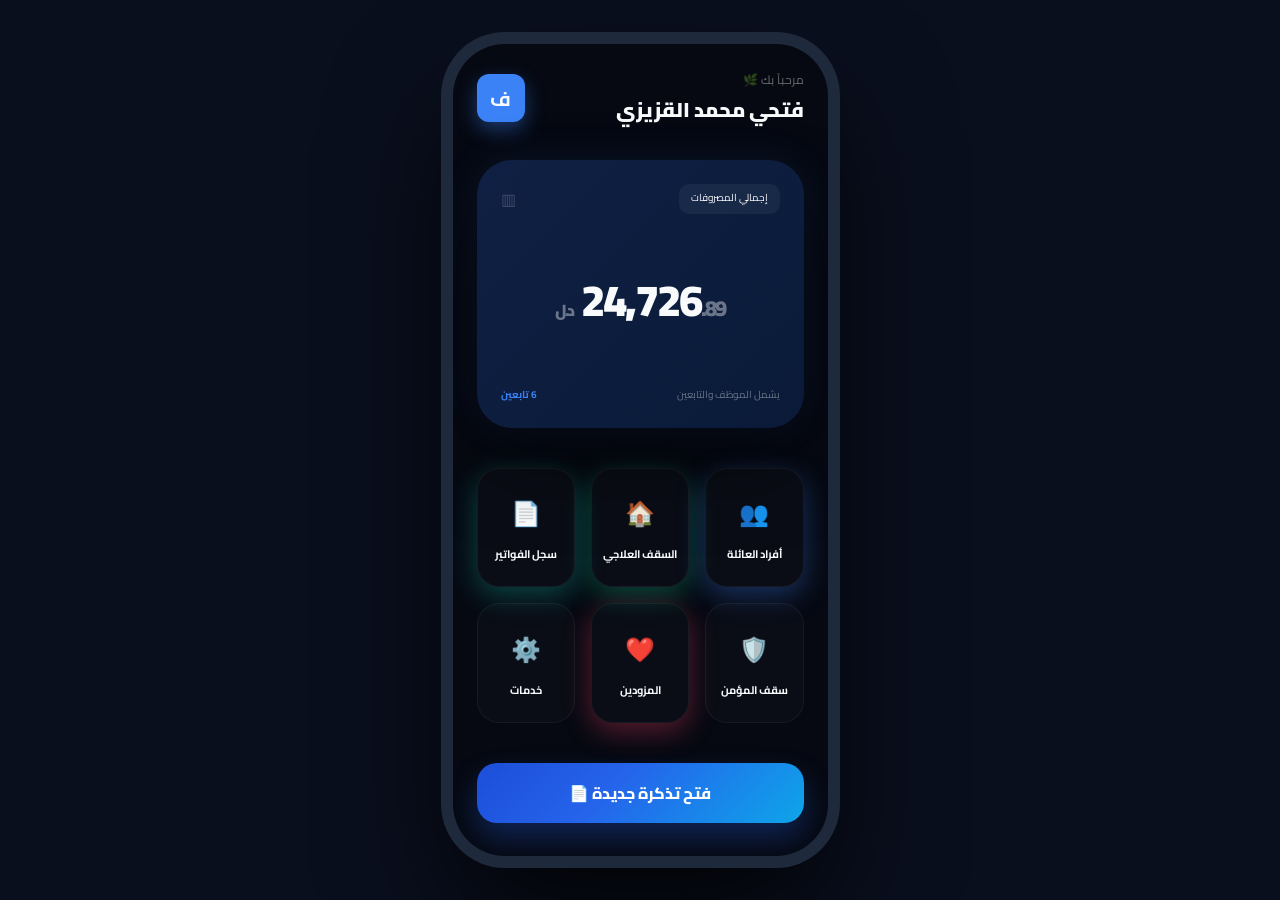
<file: design_system/index.html>
<!DOCTYPE html>
<html lang="ar" dir="rtl">
<head>
    <meta charset="UTF-8">
    <meta name="viewport" content="width=device-width, initial-scale=1.0">
    <title>Premium Health Design System - Live Preview</title>
    <link rel="stylesheet" href="style.css">
    <style>
        body {
            background: #0a0f1e;
            color: var(--text-primary);
            font-family: 'Cairo', sans-serif;
            display: flex;
            justify-content: center;
            align-items: center;
            min-height: 100vh;
            margin: 0;
        }

        .phone-mockup {
            width: 375px;
            height: 812px;
            background: var(--bg-deep);
            border-radius: var(--radius-phone);
            box-shadow: 0 0 0 12px #1e293b, 0 60px 120px rgba(0,0,0,0.8);
            position: relative;
            overflow: hidden;
            padding: 24px;
            box-sizing: border-box;
        }

        .header {
            display: flex;
            justify-content: space-between;
            align-items: center;
            margin-bottom: 32px;
            animation: riseIn 0.5s 0.1s var(--spring-curve) both;
        }

        .balance-card {
            background: var(--card-gradient);
            border-radius: 35px;
            height: 220px;
            padding: 24px;
            box-shadow: 0 40px 80px rgba(0,0,0,0.4), 0 0 40px rgba(59,130,246,0.1);
            position: relative;
            animation: riseIn 0.5s 0.2s var(--spring-curve) both;
            display: flex;
            flex-direction: column;
            justify-content: space-between;
        }

        .huge-number {
            font-size: 44px;
            font-weight: 900;
            letter-spacing: -2px;
            text-align: center;
        }

        .grid {
            display: grid;
            grid-template-columns: repeat(3, 1fr);
            gap: 16px;
            margin-top: 40px;
        }

        .grid-item {
            aspect-ratio: 0.82;
            border-radius: var(--radius-grid);
            display: flex;
            flex-direction: column;
            justify-content: center;
            align-items: center;
            font-size: 11px;
            font-weight: bold;
            background: rgba(255,255,255,0.02);
            border: 1px solid rgba(255,255,255,0.05);
            transition: transform 0.3s var(--spring-curve);
        }

        .grid-item:hover {
            transform: translateY(-5px) scale(1.05);
        }

        .cta-button {
            width: 100%;
            height: 60px;
            background: var(--cta-gradient);
            border-radius: var(--radius-cta);
            border: none;
            color: white;
            font-family: 'Cairo';
            font-weight: 800;
            font-size: 16px;
            margin-top: 40px;
            position: relative;
            overflow: hidden;
            box-shadow: 0 15px 30px rgba(37,99,235,0.3);
            cursor: pointer;
            animation: riseIn 0.5s 0.5s var(--spring-curve) both;
        }

        .shimmer-layer {
            position: absolute;
            top: 0; left: -100%;
            width: 50%; height: 100%;
            background: linear-gradient(90deg, transparent, rgba(255,255,255,0.2), transparent);
            animation: shimmer 3s infinite;
        }
    </style>
</head>
<body>
    <div class="phone-mockup">
        <div class="header">
            <div>
                <div style="font-size: 12px; color: var(--text-muted);">مرحباً بك 🌿</div>
                <div style="font-size: 20px; font-weight: 900;">فتحي محمد القزيزي</div>
            </div>
            <div style="width: 48px; height: 48px; background: var(--blue); border-radius: 12px; display: flex; justify-content: center; align-items: center; font-weight: bold; font-size: 20px; box-shadow: 0 8px 20px rgba(59,130,246,0.4);">ف</div>
        </div>

        <div class="balance-card">
            <div style="display: flex; justify-content: space-between;">
                <div style="background: rgba(255,255,255,0.05); padding: 4px 12px; border-radius: 10px; font-size: 10px;">إجمالي المصروفات</div>
                <div style="opacity: 0.2;">▥</div>
            </div>
            <div class="huge-number">24,726<span style="font-size: 22px; opacity: 0.4;">.89</span> <span style="font-size: 16px; opacity: 0.4;">د.ل</span></div>
            <div style="display: flex; justify-content: space-between; font-size: 10px;">
                <div style="opacity: 0.4;">يشمل الموظف والتابعين</div>
                <div style="color: var(--blue); font-weight: bold;">6 تابعين</div>
            </div>
        </div>

        <div class="grid">
            <div class="grid-item glow-blue" style="animation-delay: 0.3s;">
                <div style="font-size: 24px; margin-bottom: 8px; color: var(--blue);">👥</div>
                أفراد العائلة
            </div>
            <div class="grid-item glow-emerald" style="animation-delay: 0.35s;">
                <div style="font-size: 24px; margin-bottom: 8px; color: var(--emerald);">🏠</div>
                السقف العلاجي
            </div>
            <div class="grid-item glow-teal" style="animation-delay: 0.4s;">
                <div style="font-size: 24px; margin-bottom: 8px; color: var(--teal);">📄</div>
                سجل الفواتير
            </div>
            <div class="grid-item glow-violet" style="animation-delay: 0.45s;">
                <div style="font-size: 24px; margin-bottom: 8px; color: var(--violet);">🛡️</div>
                سقف المؤمن
            </div>
            <div class="grid-item glow-rose" style="animation-delay: 0.5s;">
                <div style="font-size: 24px; margin-bottom: 8px; color: var(--rose);">❤️</div>
                المزودين
            </div>
            <div class="grid-item" style="animation-delay: 0.55s;">
                <div style="font-size: 24px; margin-bottom: 8px; color: var(--slate);">⚙️</div>
                خدمات
            </div>
        </div>

        <button class="cta-button">
            <div class="shimmer-layer"></div>
            فتح تذكرة جديدة 📄
        </button>
    </div>
</body>
</html>
</file>
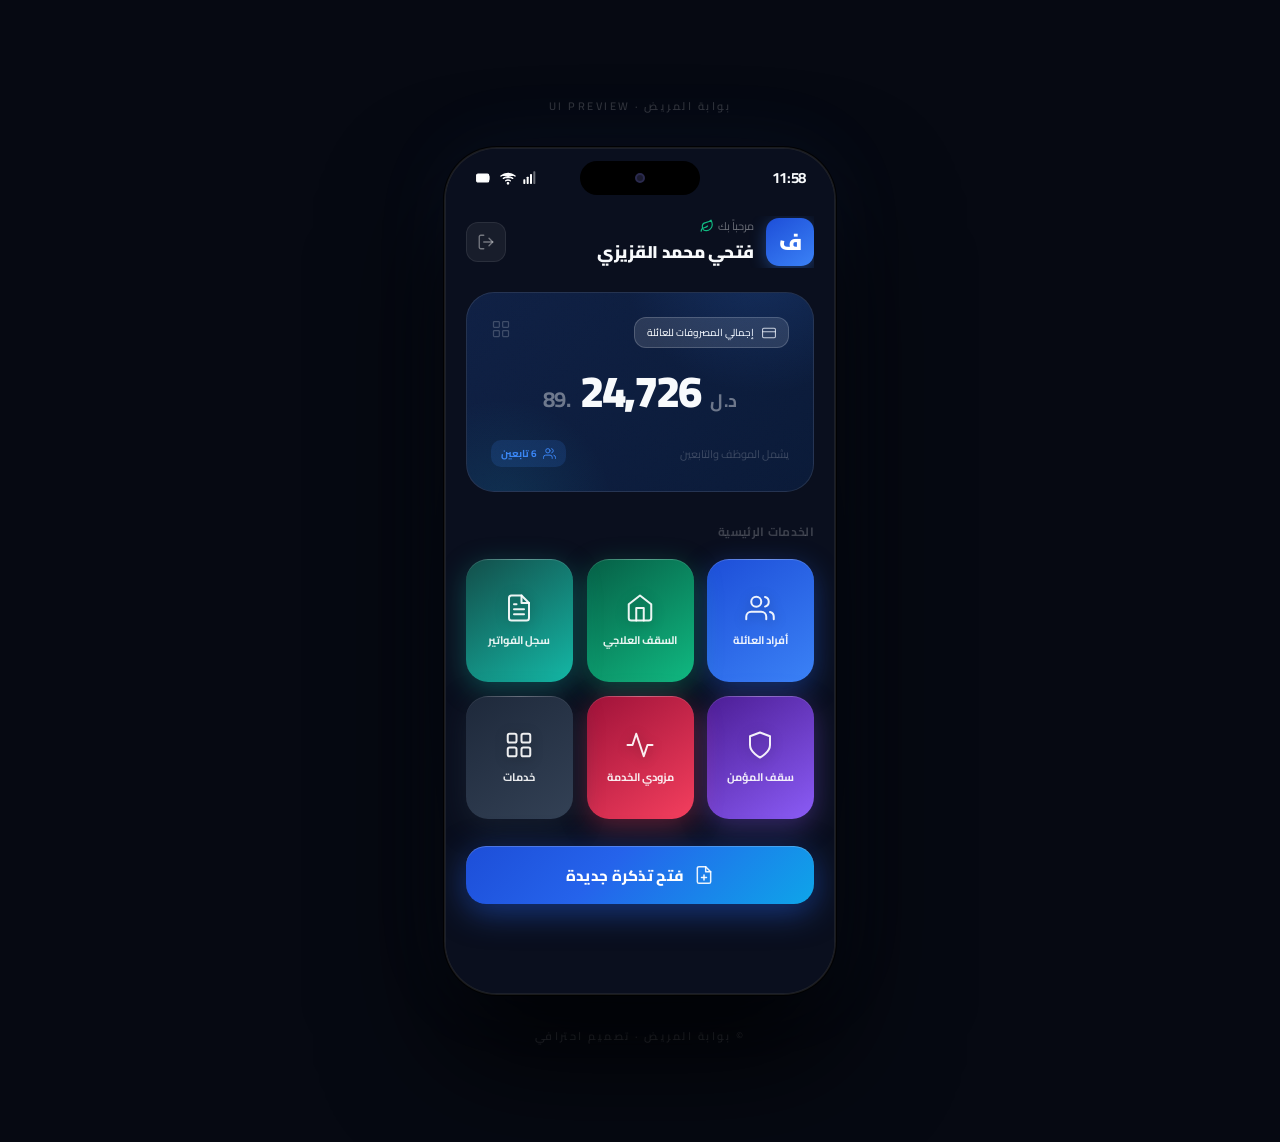
<file: health-app.html>
<!DOCTYPE html>
<html lang="ar" dir="rtl">
<head>
  <meta charset="UTF-8">
  <meta name="viewport" content="width=device-width, initial-scale=1.0">
  <title>بوابة المريض — Design Preview</title>
  <link rel="preconnect" href="https://fonts.googleapis.com">
  <link rel="preconnect" href="https://fonts.gstatic.com" crossorigin>
  <link href="https://fonts.googleapis.com/css2?family=Cairo:wght@300;400;500;600;700;800;900&display=swap" rel="stylesheet">
  <link rel="stylesheet" href="design-system.css">

  <style>
    /* ── Page Layout ─────────────────────────────────────────── */
    html, body {
      min-height: 100vh;
      display: flex;
      align-items: center;
      justify-content: center;
      padding: 48px 24px;
    }

    .scene {
      display: flex;
      flex-direction: column;
      align-items: center;
      gap: 32px;
    }

    .scene-label {
      font-size: 11px;
      font-weight: 600;
      letter-spacing: 2.5px;
      text-transform: uppercase;
      color: rgba(255,255,255,0.18);
    }

    /* ── Phone Glow Backdrop ─────────────────────────────────── */
    .phone-wrap {
      position: relative;
    }

    .phone-wrap::before {
      content: '';
      position: absolute;
      inset: 20px;
      background: radial-gradient(ellipse at 50% 60%, rgba(59,130,246,0.12) 0%, transparent 70%);
      filter: blur(40px);
      pointer-events: none;
      z-index: -1;
    }

    /* ── Noise Texture Overlay on Balance Card ───────────────── */
    .noise-overlay {
      position: absolute;
      inset: 0;
      opacity: 0.5;
      pointer-events: none;
      background-image: url("data:image/svg+xml,%3Csvg viewBox='0 0 256 256' xmlns='http://www.w3.org/2000/svg'%3E%3Cfilter id='noise'%3E%3CfeTurbulence type='fractalNoise' baseFrequency='0.9' numOctaves='4' stitchTiles='stitch'/%3E%3C/filter%3E%3Crect width='100%25' height='100%25' filter='url(%23noise)' opacity='0.08'/%3E%3C/svg%3E");
      mix-blend-mode: overlay;
      border-radius: inherit;
    }

    /* ── Greeting Leaf Icon ──────────────────────────────────── */
    .leaf-icon {
      display: inline-block;
      width: 14px;
      height: 14px;
      vertical-align: middle;
    }
  </style>
</head>
<body>

<div class="scene">
  <p class="scene-label">بوابة المريض · UI Preview</p>

  <div class="phone-wrap">
    <!-- ═══════════════ PHONE SHELL ══════════════════ -->
    <div class="phone-shell">

      <!-- Notch -->
      <div class="phone-notch"></div>

      <div class="phone-screen">

        <!-- ── Status Bar ───────────────────────────── -->
        <div class="status-bar rise-in rise-in-1">
          <span class="time">11:58</span>
          <div class="status-icons">
            <!-- Signal bars -->
            <svg viewBox="0 0 24 24" style="width:16px;height:16px;fill:white;">
              <rect x="2"  y="14" width="3" height="7" rx="1"/>
              <rect x="7"  y="10" width="3" height="11" rx="1"/>
              <rect x="12" y="6"  width="3" height="15" rx="1"/>
              <rect x="17" y="2"  width="3" height="19" rx="1" opacity="0.4"/>
            </svg>
            <!-- WiFi -->
            <svg viewBox="0 0 24 24" fill="none" style="width:16px;height:16px;" stroke="white" stroke-width="2" stroke-linecap="round">
              <path d="M5 12.55a11 11 0 0 1 14.08 0"/>
              <path d="M1.42 9a16 16 0 0 1 21.16 0"/>
              <path d="M8.53 16.11a6 6 0 0 1 6.95 0"/>
              <circle cx="12" cy="20" r="1" fill="white"/>
            </svg>
            <!-- Battery -->
            <svg viewBox="0 0 24 24" fill="none" style="width:20px;height:16px;" stroke="white" stroke-width="1.8" stroke-linecap="round">
              <rect x="1" y="6" width="18" height="12" rx="2"/>
              <path d="M19 10v4" stroke-width="2.5"/>
              <rect x="3" y="8" width="12" height="8" rx="1" fill="white"/>
            </svg>
          </div>
        </div>

        <!-- ── Scrollable Content ───────────────────── -->
        <div class="phone-content">

          <!-- Header -->
          <div class="header rise-in rise-in-2">
            <div class="user-block">
              <div class="avatar">ف</div>
              <div class="user-text">
                <div class="greeting">
                  مرحباً بك
                  <!-- Leaf SVG -->
                  <svg class="leaf-icon" viewBox="0 0 24 24" fill="none" stroke="#10b981" stroke-width="2" stroke-linecap="round" stroke-linejoin="round">
                    <path d="M11 20A7 7 0 0 1 9.8 6.1C15.5 5 17 4.48 19 2c1 2 2 4.18 2 8 0 5.5-4.78 10-10 10z"/>
                    <path d="M2 21c0-3 1.85-5.36 5.08-6C9.5 14.52 12 13 13 12"/>
                  </svg>
                </div>
                <div class="username">فتحي محمد القزيزي</div>
              </div>
            </div>
            <button class="icon-btn" title="تسجيل الخروج">
              <svg viewBox="0 0 24 24">
                <path d="M9 21H5a2 2 0 0 1-2-2V5a2 2 0 0 1 2-2h4"/>
                <polyline points="16 17 21 12 16 7"/>
                <line x1="21" y1="12" x2="9" y2="12"/>
              </svg>
            </button>
          </div>

          <!-- Balance Card -->
          <div class="balance-card rise-in rise-in-3">
            <!-- Shimmer sweep -->
            <div class="card-shimmer"></div>
            <!-- Noise overlay -->
            <div class="noise-overlay"></div>

            <!-- Top row -->
            <div class="card-top">
              <div class="card-chip">
                <svg viewBox="0 0 24 24">
                  <rect x="1" y="4" width="22" height="16" rx="2" ry="2"/>
                  <line x1="1" y1="10" x2="23" y2="10"/>
                </svg>
                <span>إجمالي المصروفات للعائلة</span>
              </div>
              <div class="card-dots">
                <svg viewBox="0 0 24 24">
                  <rect x="3"  y="3"  width="7" height="7" rx="1"/>
                  <rect x="14" y="3"  width="7" height="7" rx="1"/>
                  <rect x="14" y="14" width="7" height="7" rx="1"/>
                  <rect x="3"  y="14" width="7" height="7" rx="1"/>
                </svg>
              </div>
            </div>

            <!-- Amount -->
            <div class="card-amount">
              <span class="currency">د.ل</span>
              <span class="value">24,726</span>
              <span class="decimals">.89</span>
            </div>

            <!-- Bottom row -->
            <div class="card-bottom">
              <span class="card-sub">يشمل الموظف والتابعين</span>
              <div class="card-pill">
                <svg viewBox="0 0 24 24">
                  <path d="M17 21v-2a4 4 0 0 0-4-4H5a4 4 0 0 0-4 4v2"/>
                  <circle cx="9" cy="7" r="4"/>
                  <path d="M23 21v-2a4 4 0 0 0-3-3.87"/>
                  <path d="M16 3.13a4 4 0 0 1 0 7.75"/>
                </svg>
                <span>6 تابعين</span>
              </div>
            </div>
          </div>

          <!-- Section Title -->
          <p class="section-title rise-in rise-in-4">الخدمات الرئيسية</p>

          <!-- Service Grid -->
          <div class="service-grid">

            <!-- أفراد العائلة -->
            <div class="grid-item blue rise-in rise-in-g1">
              <svg viewBox="0 0 24 24">
                <path d="M17 21v-2a4 4 0 0 0-4-4H5a4 4 0 0 0-4 4v2"/>
                <circle cx="9" cy="7" r="4"/>
                <path d="M23 21v-2a4 4 0 0 0-3-3.87"/>
                <path d="M16 3.13a4 4 0 0 1 0 7.75"/>
              </svg>
              <span>أفراد العائلة</span>
            </div>

            <!-- السقف العلاجي -->
            <div class="grid-item emerald rise-in rise-in-g2">
              <svg viewBox="0 0 24 24">
                <path d="M3 9l9-7 9 7v11a2 2 0 0 1-2 2H5a2 2 0 0 1-2-2z"/>
                <polyline points="9 22 9 12 15 12 15 22"/>
              </svg>
              <span>السقف العلاجي</span>
            </div>

            <!-- سجل الفواتير -->
            <div class="grid-item teal rise-in rise-in-g3">
              <svg viewBox="0 0 24 24">
                <path d="M14 2H6a2 2 0 0 0-2 2v16a2 2 0 0 0 2 2h12a2 2 0 0 0 2-2V8z"/>
                <polyline points="14 2 14 8 20 8"/>
                <line x1="16" y1="13" x2="8" y2="13"/>
                <line x1="16" y1="17" x2="8" y2="17"/>
                <line x1="10" y1="9"  x2="8" y2="9"/>
              </svg>
              <span>سجل الفواتير</span>
            </div>

            <!-- سقف المؤمن -->
            <div class="grid-item violet rise-in rise-in-g4">
              <svg viewBox="0 0 24 24">
                <path d="M12 22s8-4 8-10V5l-8-3-8 3v7c0 6 8 10 8 10z"/>
              </svg>
              <span>سقف المؤمن</span>
            </div>

            <!-- مزودي الخدمة -->
            <div class="grid-item rose rise-in rise-in-g5">
              <svg viewBox="0 0 24 24">
                <polyline points="22 12 18 12 15 21 9 3 6 12 2 12"/>
              </svg>
              <span>مزودي الخدمة</span>
            </div>

            <!-- خدمات -->
            <div class="grid-item slate rise-in rise-in-g6">
              <svg viewBox="0 0 24 24">
                <rect x="3"  y="3"  width="7" height="7" rx="1.5"/>
                <rect x="14" y="3"  width="7" height="7" rx="1.5"/>
                <rect x="14" y="14" width="7" height="7" rx="1.5"/>
                <rect x="3"  y="14" width="7" height="7" rx="1.5"/>
              </svg>
              <span>خدمات</span>
            </div>

          </div><!-- /service-grid -->

          <!-- CTA Button -->
          <button class="cta-btn rise-in rise-in-5">
            <svg viewBox="0 0 24 24">
              <path d="M14 2H6a2 2 0 0 0-2 2v16a2 2 0 0 0 2 2h12a2 2 0 0 0 2-2V8z"/>
              <polyline points="14 2 14 8 20 8"/>
              <line x1="12" y1="18" x2="12" y2="12"/>
              <line x1="9" y1="15" x2="15" y2="15"/>
            </svg>
            فتح تذكرة جديدة
          </button>

        </div><!-- /phone-content -->
      </div><!-- /phone-screen -->
    </div><!-- /phone-shell -->
  </div><!-- /phone-wrap -->

  <p class="scene-label">© بوابة المريض · تصميم احترافي</p>
</div><!-- /scene -->

</body>
</html>
</file>
<file: design_system/style.css>
/* Premium Health App - Design System CSS */
@import url('https://fonts.googleapis.com/css2?family=Cairo:wght@300;400;500;600;700;900&display=swap');

:root {
    /* ━━━ COLORS ━━━ */
    --bg-deep: #060912;
    --bg-surface: rgba(255, 255, 255, 0.04);
    
    --blue: #3b82f6;
    --emerald: #10b981;
    --teal: #14b8a6;
    --violet: #8b5cf6;
    --rose: #f43f5e;
    --slate: #334155;
    --amber: #f59e0b;

    --text-primary: #f8fafc;
    --text-muted: rgba(255, 255, 255, 0.4);
    --text-subtle: rgba(255, 255, 255, 0.2);

    /* ━━━ GRADIENTS ━━━ */
    --card-gradient: linear-gradient(135deg, #0f2044 0%, #0a1a38 100%);
    --cta-gradient: linear-gradient(135deg, #1d4ed8 0%, #2563eb 40%, #0ea5e9 100%);
    
    /* ━━━ RADII ━━━ */
    --radius-cta: 20px;
    --radius-card: 28px;
    --radius-grid: 22px;
    --radius-phone: 52px;

    /* ━━━ ANIMATIONS ━━━ */
    --spring-curve: cubic-bezier(0.34, 1.56, 0.64, 1);
    --transition-normal: 0.5s var(--spring-curve);
}

/* ━━━ KEYFRAMES ━━━ */
@keyframes riseIn {
    from { 
        opacity: 0; 
        transform: translateY(22px) scale(0.97); 
    }
    to { 
        opacity: 1; 
        transform: translateY(0) scale(1); 
    }
}

@keyframes shimmer {
    0% { transform: translateX(-100%); }
    100% { transform: translateX(200%); }
}

/* ━━━ UTILITY CLASSES ━━━ */
.glass {
    background: var(--bg-surface);
    backdrop-filter: blur(12px) saturate(180%);
    border: 1px solid rgba(255, 255, 255, 0.08);
}

.glow-blue { box-shadow: 0 8px 28px rgba(59, 130, 246, 0.35); }
.glow-emerald { box-shadow: 0 8px 28px rgba(16, 185, 129, 0.35); }
.glow-teal { box-shadow: 0 8px 28px rgba(20, 184, 166, 0.35); }
.glow-rose { box-shadow: 0 8px 28px rgba(244, 63, 94, 0.35); }

.animate-rise {
    animation: riseIn var(--transition-normal) both;
}
</file>
<file: design-system.css>
/* ═══════════════════════════════════════════════════════════════
   INSURED APP — Design System
   Theme: Premium Dark · Arabic RTL · Cairo Font
   ═══════════════════════════════════════════════════════════════ */

/* ── Google Fonts ────────────────────────────────────────────── */
@import url('https://fonts.googleapis.com/css2?family=Cairo:wght@300;400;500;600;700;800;900&display=swap');

/* ── CSS Variables ───────────────────────────────────────────── */
:root {

  /* Backgrounds */
  --color-bg-primary:  #060912;
  --color-bg-deep:     #080c18;
  --color-bg-body:     #0a0f1e;

  /* Brand Colors */
  --color-blue:        #3b82f6;
  --color-blue-dark:   #1d4ed8;
  --color-cyan:        #22d3ee;
  --color-emerald:     #10b981;
  --color-emerald-dk:  #065f46;
  --color-teal:        #14b8a6;
  --color-teal-dk:     #134e4a;
  --color-violet:      #8b5cf6;
  --color-violet-dk:   #4c1d95;
  --color-rose:        #f43f5e;
  --color-rose-dk:     #9f1239;
  --color-slate:       #334155;
  --color-slate-dk:    #1e293b;

  /* Text */
  --text-primary:  #f8fafc;
  --text-muted:    rgba(255,255,255,0.4);
  --text-subtle:   rgba(255,255,255,0.2);

  /* Borders */
  --border-primary: rgba(255,255,255,0.08);
  --border-bright:  rgba(255,255,255,0.15);

  /* Font Sizes */
  --fs-label:    10px;
  --fs-small:    11px;
  --fs-body:     12px;
  --fs-normal:   14px;
  --fs-button:   15px;
  --fs-username: 17px;
  --fs-hero:     44px;

  /* Spacing */
  --sp-xs:  4px;
  --sp-sm:  6px;
  --sp-md:  8px;
  --sp-lg:  10px;
  --sp-xl:  12px;
  --sp-2xl: 14px;
  --sp-3xl: 16px;
  --sp-4xl: 20px;
  --sp-5xl: 24px;
  --sp-6xl: 28px;

  /* Border Radii */
  --r-2:    2px;
  --r-6:    6px;
  --r-7:    7px;
  --r-10:   10px;
  --r-12:   12px;
  --r-13:   13px;
  --r-14:   14px;
  --r-20:   20px;
  --r-22:   22px;
  --r-24:   24px;
  --r-28:   28px;
  --r-phone: 52px;

  /* Gradients */
  --g-balance: linear-gradient(135deg, #0f2044 0%, #0a1a38 100%);
  --g-cta:     linear-gradient(135deg, #1d4ed8 0%, #2563eb 40%, #0ea5e9 100%);
  --g-blue:    linear-gradient(145deg, #1d4ed8, #3b82f6);
  --g-emerald: linear-gradient(145deg, #065f46, #10b981);
  --g-teal:    linear-gradient(145deg, #134e4a, #14b8a6);
  --g-violet:  linear-gradient(145deg, #4c1d95, #8b5cf6);
  --g-rose:    linear-gradient(145deg, #9f1239, #f43f5e);
  --g-slate:   linear-gradient(145deg, #1e293b, #334155);

  /* Shadows */
  --sh-blue:   0 8px 28px rgba(37,99,235,0.4),  inset 0 1px 0 rgba(255,255,255,0.15);
  --sh-emerald:0 8px 28px rgba(16,185,129,0.35), inset 0 1px 0 rgba(255,255,255,0.12);
  --sh-teal:   0 8px 28px rgba(20,184,166,0.35), inset 0 1px 0 rgba(255,255,255,0.12);
  --sh-violet: 0 8px 28px rgba(139,92,246,0.35), inset 0 1px 0 rgba(255,255,255,0.12);
  --sh-rose:   0 8px 28px rgba(244,63,94,0.35),  inset 0 1px 0 rgba(255,255,255,0.12);
  --sh-btn:    0 8px 32px rgba(37,99,235,0.5),   0 2px 8px rgba(0,0,0,0.3), inset 0 1px 0 rgba(255,255,255,0.2);
  --sh-btn-hv: 0 14px 40px rgba(37,99,235,0.6),  0 2px 8px rgba(0,0,0,0.3), inset 0 1px 0 rgba(255,255,255,0.2);
  --sh-phone:  0 0 0 1px rgba(255,255,255,0.1), 0 0 0 2px rgba(0,0,0,0.8),
               0 60px 120px rgba(0,0,0,0.9), 0 0 80px rgba(59,130,246,0.08);

  /* Animation Delays */
  --d-status:  0.05s;
  --d-header:  0.12s;
  --d-balance: 0.20s;
  --d-section: 0.28s;
  --d-grid:    0.34s;
  --d-g1:      0.36s;
  --d-g2:      0.40s;
  --d-g3:      0.44s;
  --d-g4:      0.48s;
  --d-g5:      0.52s;
  --d-g6:      0.56s;
  --d-bottom:  0.42s;

  /* Easing */
  --spring: cubic-bezier(0.34, 1.56, 0.64, 1);
  --ease-out: cubic-bezier(0.16, 1, 0.3, 1);
}


/* ── Keyframes ───────────────────────────────────────────────── */

@keyframes riseIn {
  from {
    opacity: 0;
    transform: translateY(22px) scale(0.97);
  }
  to {
    opacity: 1;
    transform: translateY(0) scale(1);
  }
}

@keyframes shimmer {
  0%   { left: -100%; }
  100% { left:  200%; }
}

@keyframes pulse-glow {
  0%, 100% { opacity: 0.6; }
  50%       { opacity: 1; }
}

@keyframes float {
  0%, 100% { transform: translateY(0); }
  50%       { transform: translateY(-4px); }
}


/* ── Base Reset ──────────────────────────────────────────────── */

*, *::before, *::after {
  box-sizing: border-box;
  margin: 0;
  padding: 0;
}

body {
  font-family: 'Cairo', sans-serif;
  background: var(--color-bg-primary);
  color: var(--text-primary);
  direction: rtl;
  -webkit-font-smoothing: antialiased;
  -moz-osx-font-smoothing: grayscale;
}


/* ── Glass Morphism Utility ──────────────────────────────────── */

.glass {
  background: rgba(255,255,255,0.04);
  border: 1px solid var(--border-primary);
  backdrop-filter: blur(12px);
  -webkit-backdrop-filter: blur(12px);
}


/* ── Animation Utility ───────────────────────────────────────── */

.rise-in {
  animation: riseIn 0.5s var(--spring) both;
}
.rise-in-1 { animation-delay: var(--d-status); }
.rise-in-2 { animation-delay: var(--d-header); }
.rise-in-3 { animation-delay: var(--d-balance); }
.rise-in-4 { animation-delay: var(--d-section); }
.rise-in-5 { animation-delay: var(--d-bottom); }
.rise-in-g1 { animation-delay: var(--d-g1); }
.rise-in-g2 { animation-delay: var(--d-g2); }
.rise-in-g3 { animation-delay: var(--d-g3); }
.rise-in-g4 { animation-delay: var(--d-g4); }
.rise-in-g5 { animation-delay: var(--d-g5); }
.rise-in-g6 { animation-delay: var(--d-g6); }


/* ── Phone Shell ─────────────────────────────────────────────── */

.phone-shell {
  position: relative;
  width: 390px;
  border-radius: var(--r-phone);
  background: var(--color-bg-deep);
  box-shadow: var(--sh-phone);
  border: 1px solid rgba(255,255,255,0.08);
  overflow: hidden;
}

.phone-notch {
  position: absolute;
  top: 12px;
  left: 50%;
  transform: translateX(-50%);
  width: 120px;
  height: 34px;
  background: #000;
  border-radius: 20px;
  z-index: 20;
  display: flex;
  align-items: center;
  justify-content: center;
  gap: 8px;
}

.phone-notch::after {
  content: '';
  width: 10px;
  height: 10px;
  background: #1a1a2e;
  border-radius: 50%;
  border: 2px solid #2a2a4e;
}

.phone-screen {
  height: 844px;
  display: flex;
  flex-direction: column;
  overflow: hidden;
  background: var(--color-bg-body);
}

.phone-content {
  flex: 1;
  overflow-y: auto;
  padding: 0 20px 32px;
  scrollbar-width: none;
  -ms-overflow-style: none;
}

.phone-content::-webkit-scrollbar { display: none; }


/* ── Status Bar ──────────────────────────────────────────────── */

.status-bar {
  display: flex;
  align-items: center;
  justify-content: space-between;
  padding: 14px 28px 8px;
  font-size: var(--fs-small);
  font-weight: 600;
  color: var(--text-primary);
  flex-shrink: 0;
}

.status-bar .time {
  font-size: 15px;
  font-weight: 700;
  letter-spacing: -0.3px;
}

.status-icons {
  display: flex;
  align-items: center;
  gap: 6px;
}

.status-icons svg {
  width: 16px;
  height: 16px;
  fill: var(--text-primary);
}


/* ── Header ──────────────────────────────────────────────────── */

.header {
  display: flex;
  align-items: center;
  justify-content: space-between;
  padding: 16px 0 0;
}

.user-block {
  display: flex;
  align-items: center;
  gap: var(--sp-xl);
  flex: 1;
  overflow: hidden;
}

.avatar {
  width: 48px;
  height: 48px;
  min-width: 48px;
  background: var(--g-blue);
  border-radius: var(--r-13);
  display: flex;
  align-items: center;
  justify-content: center;
  font-size: 22px;
  font-weight: 900;
  color: #fff;
  box-shadow: 0 4px 16px rgba(59,130,246,0.4);
}

.user-text .greeting {
  font-size: var(--fs-small);
  color: var(--text-muted);
  font-weight: 400;
  display: flex;
  align-items: center;
  gap: 4px;
}

.user-text .username {
  font-size: var(--fs-username);
  font-weight: 900;
  color: var(--text-primary);
  letter-spacing: -0.3px;
  white-space: nowrap;
  overflow: hidden;
  text-overflow: ellipsis;
  max-width: 200px;
}

.icon-btn {
  width: 40px;
  height: 40px;
  min-width: 40px;
  border-radius: var(--r-12);
  background: rgba(255,255,255,0.06);
  border: 1px solid var(--border-primary);
  display: flex;
  align-items: center;
  justify-content: center;
  cursor: pointer;
  transition: background 0.2s ease, transform 0.2s var(--spring);
  will-change: transform;
}

.icon-btn:hover  { background: rgba(255,255,255,0.10); transform: translateY(-2px); }
.icon-btn:active { transform: scale(0.95); }

.icon-btn svg {
  width: 18px;
  height: 18px;
  stroke: var(--text-muted);
  fill: none;
  stroke-width: 1.8;
  stroke-linecap: round;
  stroke-linejoin: round;
}


/* ── Balance Card ────────────────────────────────────────────── */

.balance-card {
  position: relative;
  margin-top: var(--sp-5xl);
  border-radius: var(--r-28);
  padding: var(--sp-5xl);
  background: var(--g-balance);
  border: 1px solid rgba(255,255,255,0.1);
  overflow: hidden;
  min-height: 200px;
  display: flex;
  flex-direction: column;
  justify-content: space-between;
}

/* Mesh light 1 — top right */
.balance-card::before {
  content: '';
  position: absolute;
  inset: 0;
  pointer-events: none;
  background:
    radial-gradient(ellipse 200px 200px at 85% -20%, rgba(59,130,246,0.18) 0%, transparent 70%),
    radial-gradient(ellipse 160px 160px at 10% 110%,  rgba(34,211,238,0.10) 0%, transparent 70%);
}

/* Shimmer sweep */
.balance-card .card-shimmer {
  position: absolute;
  top: 0;
  left: -100%;
  width: 60%;
  height: 100%;
  background: linear-gradient(90deg,
    transparent 0%,
    rgba(255,255,255,0.06) 50%,
    transparent 100%
  );
  animation: shimmer 3s linear infinite;
  pointer-events: none;
}

.card-top {
  display: flex;
  align-items: center;
  justify-content: space-between;
}

.card-chip {
  display: flex;
  align-items: center;
  gap: var(--sp-md);
  background: rgba(255,255,255,0.12);
  border: 1px solid rgba(255,255,255,0.18);
  border-radius: var(--r-12);
  padding: 5px 12px;
}

.card-chip svg {
  width: 14px;
  height: 14px;
  stroke: rgba(255,255,255,0.8);
  fill: none;
  stroke-width: 1.8;
  stroke-linecap: round;
  stroke-linejoin: round;
}

.card-chip span {
  font-size: var(--fs-label);
  color: var(--text-primary);
  font-weight: 500;
}

.card-dots svg {
  width: 20px;
  height: 20px;
  stroke: rgba(255,255,255,0.2);
  fill: none;
  stroke-width: 1.5;
}

.card-amount {
  display: flex;
  align-items: baseline;
  justify-content: center;
  gap: 10px;
  padding: var(--sp-4xl) 0;
}

.card-amount .currency {
  font-size: 18px;
  font-weight: 700;
  color: var(--text-muted);
  letter-spacing: 0.5px;
}

.card-amount .value {
  font-size: var(--fs-hero);
  font-weight: 900;
  color: var(--text-primary);
  letter-spacing: -2px;
  line-height: 1;
}

.card-amount .decimals {
  font-size: 22px;
  font-weight: 700;
  color: var(--text-muted);
  letter-spacing: -0.5px;
}

.card-bottom {
  display: flex;
  align-items: center;
  justify-content: space-between;
}

.card-sub {
  font-size: var(--fs-small);
  color: var(--text-subtle);
  font-weight: 400;
}

.card-pill {
  display: flex;
  align-items: center;
  gap: 6px;
  background: rgba(59,130,246,0.15);
  border-radius: var(--r-10);
  padding: 4px 10px;
}

.card-pill svg {
  width: 13px;
  height: 13px;
  stroke: var(--color-blue);
  fill: none;
  stroke-width: 1.8;
  stroke-linecap: round;
  stroke-linejoin: round;
}

.card-pill span {
  font-size: var(--fs-label);
  color: var(--color-blue);
  font-weight: 700;
}


/* ── Section Title ───────────────────────────────────────────── */

.section-title {
  font-size: var(--fs-body);
  font-weight: 700;
  color: var(--text-subtle);
  letter-spacing: 0.3px;
  margin: var(--sp-6xl) 0 var(--sp-3xl);
}


/* ── Service Grid ────────────────────────────────────────────── */

.service-grid {
  display: grid;
  grid-template-columns: repeat(3, 1fr);
  gap: 14px;
}

.grid-item {
  aspect-ratio: 1 / 1.15;
  border-radius: var(--r-22);
  display: flex;
  flex-direction: column;
  align-items: center;
  justify-content: center;
  gap: 10px;
  padding: 16px 8px;
  cursor: pointer;
  position: relative;
  overflow: hidden;
  transition: transform 0.3s var(--spring), box-shadow 0.3s ease;
  will-change: transform;
}

/* Inset highlight */
.grid-item::after {
  content: '';
  position: absolute;
  top: 0;
  left: 0;
  right: 0;
  height: 1px;
  background: linear-gradient(90deg, transparent, rgba(255,255,255,0.25), transparent);
  pointer-events: none;
}

.grid-item:hover  { transform: translateY(-3px) scale(1.02); }
.grid-item:active { transform: scale(0.97); }

.grid-item svg {
  width: 30px;
  height: 30px;
  stroke: rgba(255,255,255,0.92);
  fill: none;
  stroke-width: 1.6;
  stroke-linecap: round;
  stroke-linejoin: round;
  filter: drop-shadow(0 2px 6px rgba(0,0,0,0.3));
}

.grid-item span {
  font-size: var(--fs-small);
  font-weight: 700;
  color: rgba(255,255,255,0.9);
  text-align: center;
  line-height: 1.3;
}

/* Color Variants */
.grid-item.blue    { background: var(--g-blue);    box-shadow: var(--sh-blue); }
.grid-item.emerald { background: var(--g-emerald);  box-shadow: var(--sh-emerald); }
.grid-item.teal    { background: var(--g-teal);     box-shadow: var(--sh-teal); }
.grid-item.violet  { background: var(--g-violet);   box-shadow: var(--sh-violet); }
.grid-item.rose    { background: var(--g-rose);     box-shadow: var(--sh-rose); }
.grid-item.slate   { background: var(--g-slate);    box-shadow: 0 8px 28px rgba(30,41,59,0.6), inset 0 1px 0 rgba(255,255,255,0.08); }


/* ── CTA Button ──────────────────────────────────────────────── */

.cta-btn {
  display: flex;
  align-items: center;
  justify-content: center;
  gap: 10px;
  width: 100%;
  height: 58px;
  margin-top: var(--sp-6xl);
  border: none;
  border-radius: var(--r-20);
  background: var(--g-cta);
  box-shadow: var(--sh-btn);
  color: #fff;
  font-family: 'Cairo', sans-serif;
  font-size: var(--fs-button);
  font-weight: 800;
  letter-spacing: 0.3px;
  cursor: pointer;
  position: relative;
  overflow: hidden;
  transition: transform 0.3s var(--spring), box-shadow 0.3s ease;
  will-change: transform;
}

.cta-btn::before {
  content: '';
  position: absolute;
  top: 0;
  left: -100%;
  width: 60%;
  height: 100%;
  background: linear-gradient(90deg,
    transparent,
    rgba(255,255,255,0.18),
    transparent
  );
  animation: shimmer 3s linear infinite;
  pointer-events: none;
}

.cta-btn:hover  { transform: translateY(-2px); box-shadow: var(--sh-btn-hv); }
.cta-btn:active { transform: scale(0.97); }

.cta-btn svg {
  width: 20px;
  height: 20px;
  stroke: rgba(255,255,255,0.9);
  fill: none;
  stroke-width: 1.8;
  stroke-linecap: round;
  stroke-linejoin: round;
}
</file>
